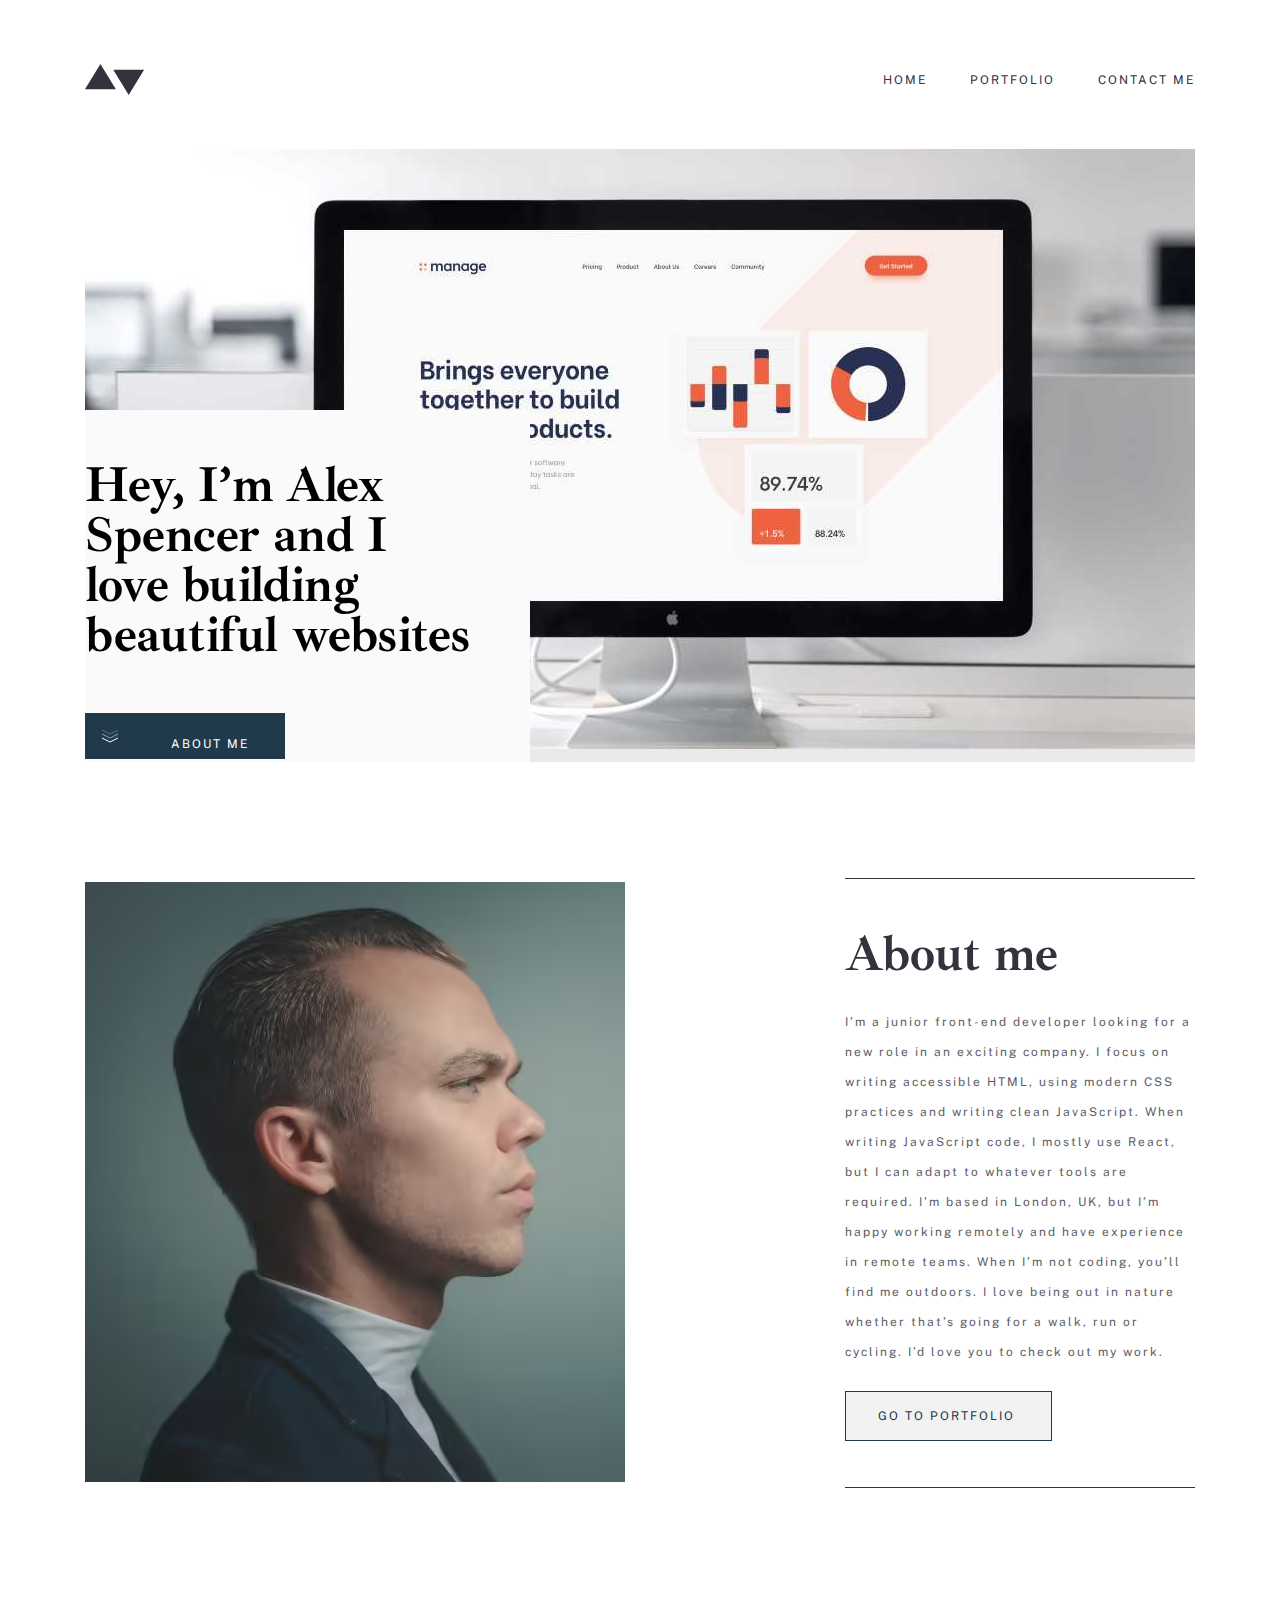
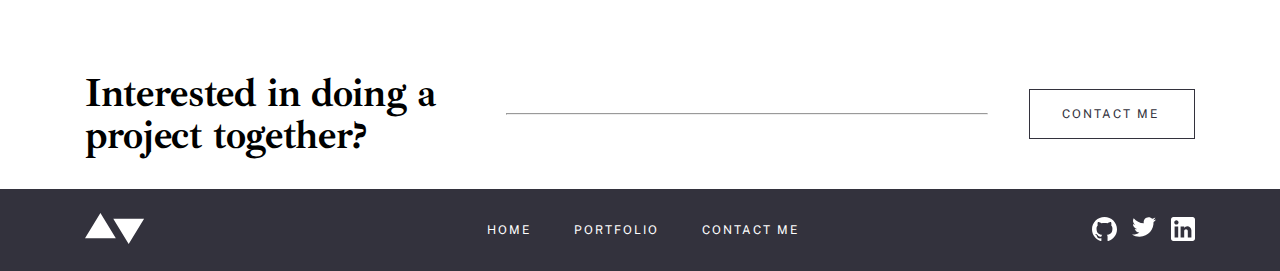
<file: index.html>
<!DOCTYPE html>
<html lang="en">
  <head>
    <meta charset="UTF-8" />
    <meta http-equiv="X-UA-Compatible" content="IE=edge" />
    <meta name="viewport" content="width=device-width, initial-scale=1.0" />
    <title>Exam</title>
    <link rel="stylesheet" href="./css/main.min.css" />
  </head>
  <body>
    <div class="container">
      <header class="site-header site-header--active">
        <div class="site-header__container">
          <a class="site-header__logo" href="#">
            <img
              class="site-header__logo-img"
              src="./img/logo-img.svg"
              alt="site-logo"
              width="60"
              height="32"
            />
          </a>
          <nav class="site-nav site-header__nav">
            <ul class="site-nav__list">
              <li class="site-nav__item">
                <a class="site-nav__item-link" href="index.html"> Home</a>
              </li>
              <li class="site-nav__item">
                <a class="site-nav__item-link" href="#">Portfolio</a>
              </li>
              <li class="site-nav__item">
                <a class="site-nav__item-link" href="contact.html">Contact me</a>
              </li>
            </ul>
          </nav>
          <button class="nav-toggler site-header__nav-toggler  js-nav-toggler">
            <span class="nav-toggler__line nav-toggler__line--top"></span>
            <span class="nav-toggler__line nav-toggler__line--center"></span>
            <span class="nav-toggler__line nav-toggler__line--bottom"></span>
          </button>
        </div>
      </header>
      <main class="site-main">
        <h1 class="visually-hidden">building-websites</h1>
        <section class="site-hero">
          <h2 class="visually-hidden">building beautiful websites</h2>
          <div class="site-hero__wrapper">
            <p class="site-hero__wrapper-content">
              Hey, I’m Alex Spencer and I love building beautiful websites
            </p>
            <button class="site-hero__wrapper-button">
              <span class="site-hero__wrapper-inner">
                <img
                  class="site-hero__wrapper-img"
                  src="./img/button.svg"
                  alt="button"
                />
                <span class="site-hero__wrapper-text">
                  <a class="site-hero__wrapper-link" href="#section2"
                    >About me</a
                  >
                </span>
              </span>
            </button>
          </div>
        </section>
        <section id="section2" class="about-section">
            <picture class="about-section_img">
              <source
                media="(max-width: 375px)"
                srcset="./img/odam-mobile.webp"
              />
              <source
                media="(max-width: 375px)"
                srcset="./img/odam-mobile.jpg"
              />
              <source
                media="(max-width: 768px)"
                srcset="./img/odam-teblet.webp"
              />
              <source
                media="(max-width: 768px)"
                srcset="./img/odam-teblet.jpg"
              />
              <source srcset="./img/odamhd.avif" type="image/avif" />
              <source srcset="./img/odamhd.webp" type="image/webp" />
              <img
                class="about-section__img"
                src="./img/odam.jpg"
                srcset="/img/odam.jpg, img/odam@2x.jpg 2x"
                alt="man"
                width="540"
                height="600"
              />
            </picture>
            <div class="about-section__content">
              <h2 class="about-section__heading">About me</h2>
              <p class="about-section__desc">
                I’m a junior front-end developer looking for a new role in an
                exciting company. I focus on writing accessible HTML, using
                modern CSS practices and writing clean JavaScript. When writing
                JavaScript code, I mostly use React, but I can adapt to whatever
                tools are required. I’m based in London, UK, but I’m happy
                working remotely and have experience in remote teams. When I’m
                not coding, you’ll find me outdoors. I love being out in nature
                whether that’s going for a walk, run or cycling. I’d love you to
                check out my work.
              </p>
              <a href="#" class="about-section__link">Go to portfolio </a>
            </div>
        </section>
        <section class="ineresting-project">
          <div class="ineresting-project__wrapper">
            <h2 class="ineresting-project__title">
              Interested in doing a project together?
            </h2>
            <hr class="ineresting-project__line" />
            <a class="ineresting-project__link" href="contact.html"
              >Contact me</a
            >
          </div>
        </section>
      </main>
    </div>
    <footer class="site-footer">
      <div class="site-footer__wrapper container">
        <a class="site-logo" href="#">
          <img
            class="site-logo__img"
            src="./img/logo-img-white.svg"
            alt="white-logo"
            width="60"
            height="32"
          />
        </a>
        <nav class="site-footer__nav">
          <ul class="site-footer__nav-list">
            <li class="site-footer__nav-item">
              <a class="site-footer__nav-item-link" href="index.html">Home</a>
            </li>
            <li class="site-footer__nav-item">
              <a class="site-footer__nav-item-link" href="#">Portfolio</a>
            </li>
            <li class="site-nav__item">
              <a class="site-footer__nav-item-link" href="contact.html"
                >Contact me</a
              >
            </li>
          </ul>
        </nav>
        <ul class="site-footer__list">
          <li class="site-footer__item">
            <a
              class="site-footer__item-link"
              href="https://www.github.com/"
              target="_blank"
            >
              <svg
                width="25"
                height="24"
                viewBox="0 0 25 24"
                fill="currentColor"
                xmlns="http://www.w3.org/2000/svg"
              >
                <path
                  d="M12.5 0C5.59375 0 0 5.50948 0 12.3045C0 17.742 3.58125 22.3531 8.54688 23.9788C9.17188 24.0946 9.40104 23.7137 9.40104 23.3871C9.40104 23.095 9.39062 22.3207 9.38542 21.295C5.90833 22.0369 5.175 19.6442 5.175 19.6442C4.60625 18.2241 3.78437 17.8443 3.78437 17.8443C2.65208 17.0815 3.87188 17.0971 3.87188 17.0971C5.12708 17.1827 5.78646 18.3649 5.78646 18.3649C6.90104 20.2463 8.7125 19.7027 9.42708 19.3886C9.53958 18.5924 9.86146 18.0509 10.2188 17.743C7.44271 17.4352 4.525 16.3771 4.525 11.6628C4.525 10.3198 5.00937 9.22212 5.81146 8.36127C5.67083 8.05031 5.24896 6.7992 5.92083 5.10462C5.92083 5.10462 6.96771 4.77489 9.35833 6.36617C10.3583 6.09278 11.4208 5.95713 12.4833 5.95087C13.5458 5.95713 14.6083 6.09278 15.6083 6.36617C17.9833 4.77489 19.0302 5.10462 19.0302 5.10462C19.7021 6.7992 19.2802 8.05031 19.1552 8.36127C19.9521 9.22212 20.4365 10.3198 20.4365 11.6628C20.4365 16.3897 17.5146 17.43 14.7333 17.7326C15.1708 18.102 15.5771 18.8564 15.5771 20.0094C15.5771 21.656 15.5615 22.9791 15.5615 23.3788C15.5615 23.7012 15.7802 24.0862 16.4208 23.9631C21.4219 22.3478 25 17.7336 25 12.3045C25 5.50948 19.4031 0 12.5 0V0Z"
                  fill="currentColor"
                />
              </svg>
            </a>
          </li>
          <li class="site-footer__item">
            <a
              class="site-footer__item-link"
              href="https://twitter.com/"
              target="_blank"
            >
              <svg
                width="24"
                height="20"
                viewBox="0 0 24 20"
                fill="currentColor"
                xmlns="http://www.w3.org/2000/svg"
              >
                <path
                  d="M24 2.55699C23.117 2.94899 22.168 3.21299 21.172 3.33199C22.189 2.72299 22.97 1.75799 23.337 0.607986C22.386 1.17199 21.332 1.58199 20.21 1.80299C19.313 0.845986 18.032 0.247986 16.616 0.247986C13.437 0.247986 11.101 3.21399 11.819 6.29299C7.728 6.08799 4.1 4.12799 1.671 1.14899C0.381 3.36199 1.002 6.25699 3.194 7.72299C2.388 7.69699 1.628 7.47599 0.965 7.10699C0.911 9.38799 2.546 11.522 4.914 11.997C4.221 12.185 3.462 12.229 2.69 12.081C3.316 14.037 5.134 15.46 7.29 15.5C5.22 17.123 2.612 17.848 0 17.54C2.179 18.937 4.768 19.752 7.548 19.752C16.69 19.752 21.855 12.031 21.543 5.10599C22.505 4.41099 23.34 3.54399 24 2.55699Z"
                  fill="currentColor"
                />
              </svg>
            </a>
          </li>
          <li class="site-footer__item">
            <a
              class="site-footer__item-link"
              href="https://www.linkedin.com/"
              target="_blank"
            >
              <svg
                width="24"
                height="24"
                viewBox="0 0 24 24"
                fill="currentColor"
                xmlns="http://www.w3.org/2000/svg"
              >
                <path
                  fill-rule="evenodd"
                  clip-rule="evenodd"
                  d="M2.4 0H21.6C22.92 0 24 1.08 24 2.4V21.6C24 22.92 22.92 24 21.6 24H2.4C1.08 24 0 22.92 0 21.6V2.4C0 1.08 1.08 0 2.4 0ZM3.6 20.4H7.2V9.6H3.6V20.4ZM5.4 7.56C4.2 7.56 3.24 6.6 3.24 5.4C3.24 4.2 4.2 3.24 5.4 3.24C6.6 3.24 7.56 4.2 7.56 5.4C7.56 6.6 6.6 7.56 5.4 7.56ZM16.8 20.4H20.4V13.56C20.4 11.28 18.48 9.36 16.2 9.36C15.12 9.36 13.8 10.08 13.2 11.04V9.6H9.6V20.4H13.2V14.04C13.2 13.08 14.04 12.24 15 12.24C15.96 12.24 16.8 13.08 16.8 14.04V20.4Z"
                  fill="currentColor"
                />
              </svg>
            </a>
          </li>
        </ul>
      </div>
    </footer>
    <script src="js/main.js"></script>
  </body>
</html>
</file>
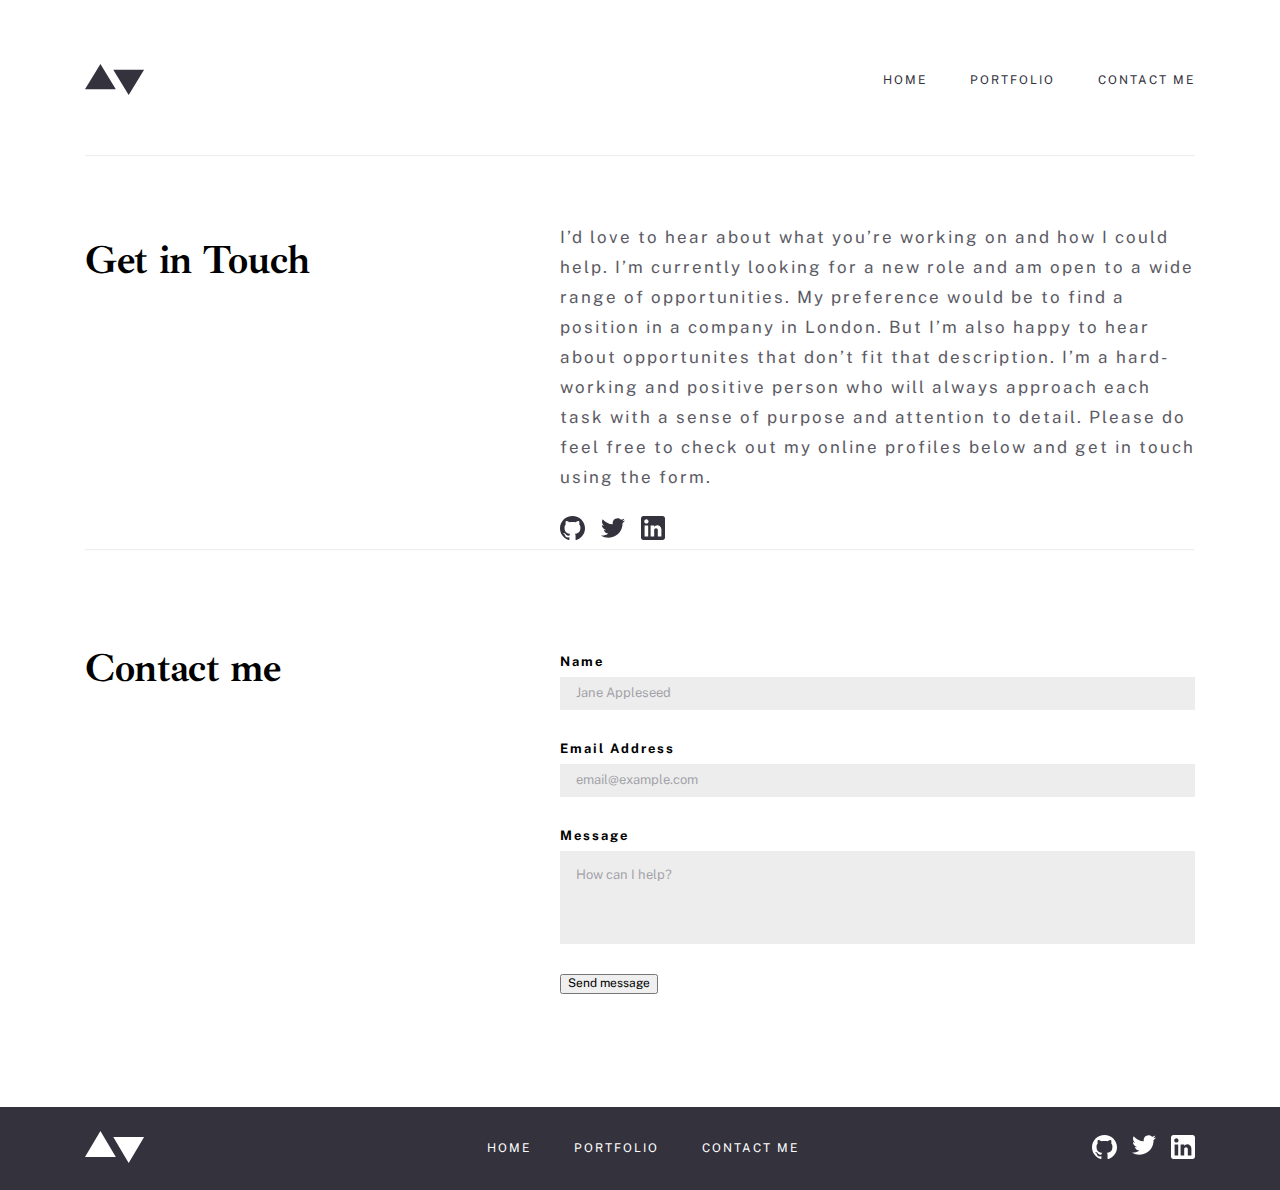
<file: contact.html>
<!DOCTYPE html>
<html lang="en">
<head>
    <meta charset="UTF-8">
    <meta http-equiv="X-UA-Compatible" content="IE=edge">
    <meta name="viewport" content="width=device-width, initial-scale=1.0">
    <title>Contact-me</title>
    <link rel="stylesheet" href="./css/main.min.css">
</head>
<body>
<div class="container">
    <header class="site-header site-header--active">
        <div class="site-header__container">
        <a class="site-header__logo" href="#" >
            <img class="site-header__logo-img" src="./img/logo-img.svg" alt="site-logo" width="60" height="32">
        </a>
        <nav class="site-header__nav site-nav">
            <ul class="site-nav__list">
                <li class="site-nav__item">
                   <a  class="site-nav__item-link" href="index.html"> Home</a>
                </li>
                <li class="site-nav__item">
                    <a class="site-nav__item-link" href="#">Portfolio</a>
                </li>
                <li class="site-nav__item">
                    <a class="site-nav__item-link" href="contact.html">Contact me</a>
            </li>
            </ul>
        </nav>
        <button class="site-header__nav-toggler nav-toggler">
            <span class="nav-toggler__line nav-toggler__line--top"></span>
            <span class="nav-toggler__line nav-toggler__line--center"></span>
            <span class="nav-toggler__line nav-toggler__line--bottom"></span>
        </button>
    </div>
</header>
<main class="site-main">
    <hr class="get-touch__hr">
    <div class="get-touch__wrapper">
        <h2 class="get-touch__heading">Get in Touch</h2>
        <div class="get-touch__right-wrapper">
            <p class="get-touch__desc">I’d love to hear about what you’re working on and how I could help. I’m currently looking for a new role and am open to a wide range of opportunities. My preference would be to find a position in a company in London. But I’m also happy to hear about opportunites that don’t fit that description. I’m a hard-working and positive person who will always approach each task with a sense of purpose and attention to detail. Please do feel free to check out my online profiles below and get in touch using the form.</p>
        
        <ul class="get-touch__social-list">
            <li class="get-touch__social-item">
                <a class="get-touch__social-link" href="https://www.github.com/" target="_blank">       
            <svg width="25" height="24" viewBox="0 0 25 24" fill="currentColor" xmlns="http://www.w3.org/2000/svg">
                <path d="M12.5 0C5.59375 0 0 5.50948 0 12.3045C0 17.742 3.58125 22.3531 8.54688 23.9788C9.17188 24.0946 9.40104 23.7137 9.40104 23.3871C9.40104 23.095 9.39062 22.3207 9.38542 21.295C5.90833 22.0369 5.175 19.6442 5.175 19.6442C4.60625 18.2241 3.78437 17.8443 3.78437 17.8443C2.65208 17.0815 3.87188 17.0971 3.87188 17.0971C5.12708 17.1827 5.78646 18.3649 5.78646 18.3649C6.90104 20.2463 8.7125 19.7027 9.42708 19.3886C9.53958 18.5924 9.86146 18.0509 10.2188 17.743C7.44271 17.4352 4.525 16.3771 4.525 11.6628C4.525 10.3198 5.00937 9.22212 5.81146 8.36127C5.67083 8.05031 5.24896 6.7992 5.92083 5.10462C5.92083 5.10462 6.96771 4.77489 9.35833 6.36617C10.3583 6.09278 11.4208 5.95713 12.4833 5.95087C13.5458 5.95713 14.6083 6.09278 15.6083 6.36617C17.9833 4.77489 19.0302 5.10462 19.0302 5.10462C19.7021 6.7992 19.2802 8.05031 19.1552 8.36127C19.9521 9.22212 20.4365 10.3198 20.4365 11.6628C20.4365 16.3897 17.5146 17.43 14.7333 17.7326C15.1708 18.102 15.5771 18.8564 15.5771 20.0094C15.5771 21.656 15.5615 22.9791 15.5615 23.3788C15.5615 23.7012 15.7802 24.0862 16.4208 23.9631C21.4219 22.3478 25 17.7336 25 12.3045C25 5.50948 19.4031 0 12.5 0V0Z" fill="currentColor"/>
            </svg>
                </a>
            </li>
            <li class="get-touch__social-item">
                <a class="get-touch__social-link" href="https://twitter.com/" target="_blank">
                    <svg width="24" height="20" viewBox="0 0 24 20" fill="currentColor" xmlns="http://www.w3.org/2000/svg">
                        <path d="M24 2.55699C23.117 2.94899 22.168 3.21299 21.172 3.33199C22.189 2.72299 22.97 1.75799 23.337 0.607986C22.386 1.17199 21.332 1.58199 20.21 1.80299C19.313 0.845986 18.032 0.247986 16.616 0.247986C13.437 0.247986 11.101 3.21399 11.819 6.29299C7.728 6.08799 4.1 4.12799 1.671 1.14899C0.381 3.36199 1.002 6.25699 3.194 7.72299C2.388 7.69699 1.628 7.47599 0.965 7.10699C0.911 9.38799 2.546 11.522 4.914 11.997C4.221 12.185 3.462 12.229 2.69 12.081C3.316 14.037 5.134 15.46 7.29 15.5C5.22 17.123 2.612 17.848 0 17.54C2.179 18.937 4.768 19.752 7.548 19.752C16.69 19.752 21.855 12.031 21.543 5.10599C22.505 4.41099 23.34 3.54399 24 2.55699Z" fill="currentColor"/>
                        </svg>                         
                </a>
            </li>
            <li class="get-touch__social-item">
                <a class="get-touch__social-link" href="https://www.linkedin.com/" target="_blank">
                    <svg width="24" height="24" viewBox="0 0 24 24" fill="currentColor" xmlns="http://www.w3.org/2000/svg">
                        <path fill-rule="evenodd" clip-rule="evenodd" d="M2.4 0H21.6C22.92 0 24 1.08 24 2.4V21.6C24 22.92 22.92 24 21.6 24H2.4C1.08 24 0 22.92 0 21.6V2.4C0 1.08 1.08 0 2.4 0ZM3.6 20.4H7.2V9.6H3.6V20.4ZM5.4 7.56C4.2 7.56 3.24 6.6 3.24 5.4C3.24 4.2 4.2 3.24 5.4 3.24C6.6 3.24 7.56 4.2 7.56 5.4C7.56 6.6 6.6 7.56 5.4 7.56ZM16.8 20.4H20.4V13.56C20.4 11.28 18.48 9.36 16.2 9.36C15.12 9.36 13.8 10.08 13.2 11.04V9.6H9.6V20.4H13.2V14.04C13.2 13.08 14.04 12.24 15 12.24C15.96 12.24 16.8 13.08 16.8 14.04V20.4Z" fill="currentColor"/>
                        </svg>                     
                </a>
            </li>
        </ul>
    </div>
    </div>
    <section class="contact-me">
        <hr class="contact-me__hr">
        <div class="contact-me__wrapper">
            <h2 class="contact-me__heading">
                Contact me
            </h2>
            <form class="contact-me__form" action="https://echo.htmlacademy.ru/" method="post">
                <label class="contact-me__form-label">
                  Name
                  <input class="contact-me__form-input" type="text" name="name"  required placeholder="Jane Appleseed">
                </label>
                <label class="contact-me__form-label">
                  Email Address
                  <input class="contact-me__form-input contact-me__form-email" type="email" name="email"  placeholder="email@example.com" required>
                </label>
                <p class="contact-me__form-error">This field is required</p>
                <label class="contact-me__form-label">
                  Message
                  <textarea class="contact-me__form-input" name="message" cols="60" rows="5" placeholder="How can I help?"></textarea>
                </label>
                <button class="contact-me__form-button">
                    Send message
                </button>
            </form>
        </div>
    </section>
</main>
</div>
<footer class="site-footer">
    <div class=" site-footer__wrapper container">
    <a class="site-logo" href="#">
        <img  class="site-logo__img" src="./img/logo-img-white.svg" alt="white-logo" width="60" height="32">
    </a>
    <nav class="site-footer__nav">
      <ul class="site-footer__nav-list">
        <li class="site-footer__nav-item ">
          <a class="site-footer__nav-item-link" href="index.html">Home</a>
        </li>
        <li class="site-footer__nav-item">
          <a class="site-footer__nav-item-link" href="#">Portfolio</a>
        </li>
        <li class="site-nav__item">
          <a class="site-footer__nav-item-link" href="contact.html">Contact me</a>
        </li>
      </ul>
    </nav>
    <ul class="site-footer__list">
        <li class="site-footer__item">
            <a class="site-footer__item-link" href="https://www.github.com/" target="_blank">       
        <svg width="25" height="24" viewBox="0 0 25 24" fill="currentColor" xmlns="http://www.w3.org/2000/svg">
            <path d="M12.5 0C5.59375 0 0 5.50948 0 12.3045C0 17.742 3.58125 22.3531 8.54688 23.9788C9.17188 24.0946 9.40104 23.7137 9.40104 23.3871C9.40104 23.095 9.39062 22.3207 9.38542 21.295C5.90833 22.0369 5.175 19.6442 5.175 19.6442C4.60625 18.2241 3.78437 17.8443 3.78437 17.8443C2.65208 17.0815 3.87188 17.0971 3.87188 17.0971C5.12708 17.1827 5.78646 18.3649 5.78646 18.3649C6.90104 20.2463 8.7125 19.7027 9.42708 19.3886C9.53958 18.5924 9.86146 18.0509 10.2188 17.743C7.44271 17.4352 4.525 16.3771 4.525 11.6628C4.525 10.3198 5.00937 9.22212 5.81146 8.36127C5.67083 8.05031 5.24896 6.7992 5.92083 5.10462C5.92083 5.10462 6.96771 4.77489 9.35833 6.36617C10.3583 6.09278 11.4208 5.95713 12.4833 5.95087C13.5458 5.95713 14.6083 6.09278 15.6083 6.36617C17.9833 4.77489 19.0302 5.10462 19.0302 5.10462C19.7021 6.7992 19.2802 8.05031 19.1552 8.36127C19.9521 9.22212 20.4365 10.3198 20.4365 11.6628C20.4365 16.3897 17.5146 17.43 14.7333 17.7326C15.1708 18.102 15.5771 18.8564 15.5771 20.0094C15.5771 21.656 15.5615 22.9791 15.5615 23.3788C15.5615 23.7012 15.7802 24.0862 16.4208 23.9631C21.4219 22.3478 25 17.7336 25 12.3045C25 5.50948 19.4031 0 12.5 0V0Z" fill="currentColor"/>
        </svg>
            </a>
        </li>
        <li class="site-footer__item">
            <a class="site-footer__item-link" href="https://twitter.com/" target="_blank">
                <svg width="24" height="20" viewBox="0 0 24 20" fill="currentColor" xmlns="http://www.w3.org/2000/svg">
                    <path d="M24 2.55699C23.117 2.94899 22.168 3.21299 21.172 3.33199C22.189 2.72299 22.97 1.75799 23.337 0.607986C22.386 1.17199 21.332 1.58199 20.21 1.80299C19.313 0.845986 18.032 0.247986 16.616 0.247986C13.437 0.247986 11.101 3.21399 11.819 6.29299C7.728 6.08799 4.1 4.12799 1.671 1.14899C0.381 3.36199 1.002 6.25699 3.194 7.72299C2.388 7.69699 1.628 7.47599 0.965 7.10699C0.911 9.38799 2.546 11.522 4.914 11.997C4.221 12.185 3.462 12.229 2.69 12.081C3.316 14.037 5.134 15.46 7.29 15.5C5.22 17.123 2.612 17.848 0 17.54C2.179 18.937 4.768 19.752 7.548 19.752C16.69 19.752 21.855 12.031 21.543 5.10599C22.505 4.41099 23.34 3.54399 24 2.55699Z" fill="currentColor"/>
                    </svg>                         
            </a>
        </li>
        <li class="site-footer__item">
            <a class="site-footer__item-link" href="https://www.linkedin.com/" target="_blank">
                <svg width="24" height="24" viewBox="0 0 24 24" fill="currentColor" xmlns="http://www.w3.org/2000/svg">
                    <path fill-rule="evenodd" clip-rule="evenodd" d="M2.4 0H21.6C22.92 0 24 1.08 24 2.4V21.6C24 22.92 22.92 24 21.6 24H2.4C1.08 24 0 22.92 0 21.6V2.4C0 1.08 1.08 0 2.4 0ZM3.6 20.4H7.2V9.6H3.6V20.4ZM5.4 7.56C4.2 7.56 3.24 6.6 3.24 5.4C3.24 4.2 4.2 3.24 5.4 3.24C6.6 3.24 7.56 4.2 7.56 5.4C7.56 6.6 6.6 7.56 5.4 7.56ZM16.8 20.4H20.4V13.56C20.4 11.28 18.48 9.36 16.2 9.36C15.12 9.36 13.8 10.08 13.2 11.04V9.6H9.6V20.4H13.2V14.04C13.2 13.08 14.04 12.24 15 12.24C15.96 12.24 16.8 13.08 16.8 14.04V20.4Z" fill="currentColor"/>
                    </svg>                     
            </a>
        </li>
    </ul>
</div>
</footer>
</body>
</html>
</file>
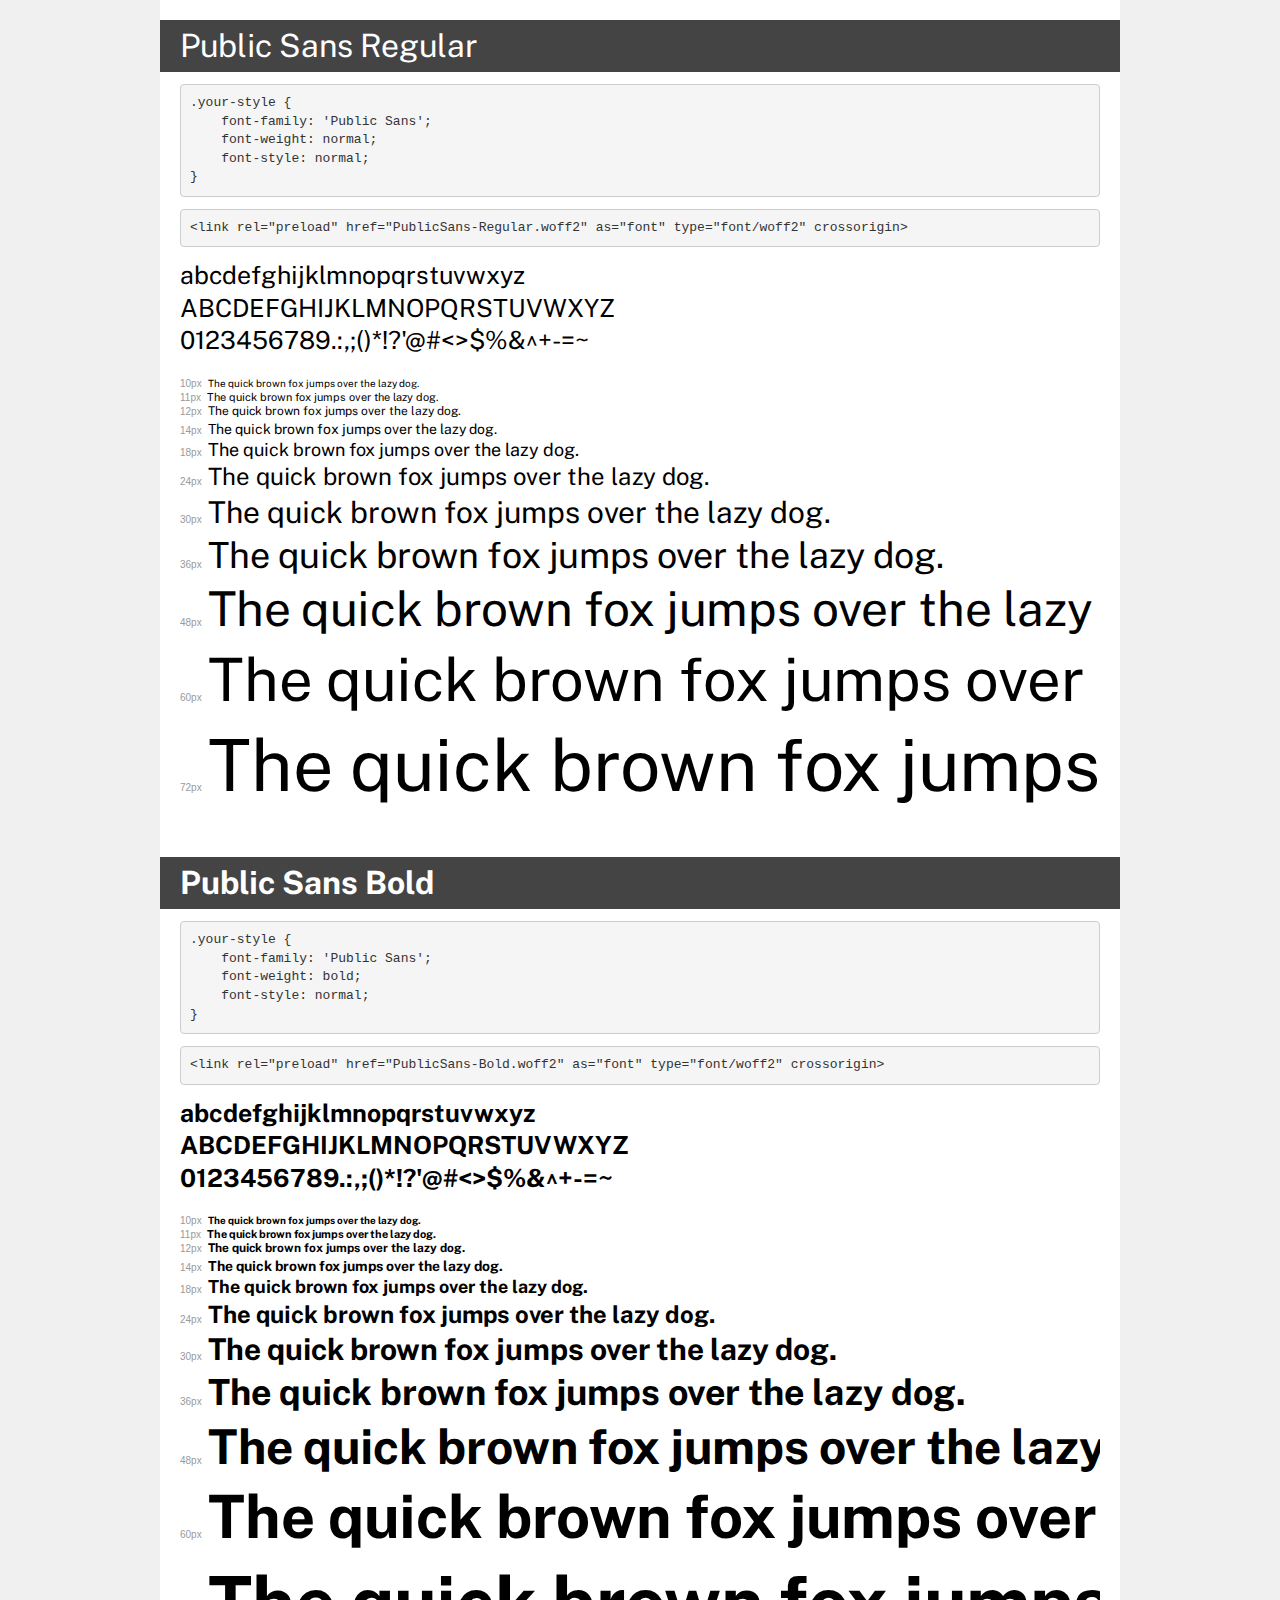
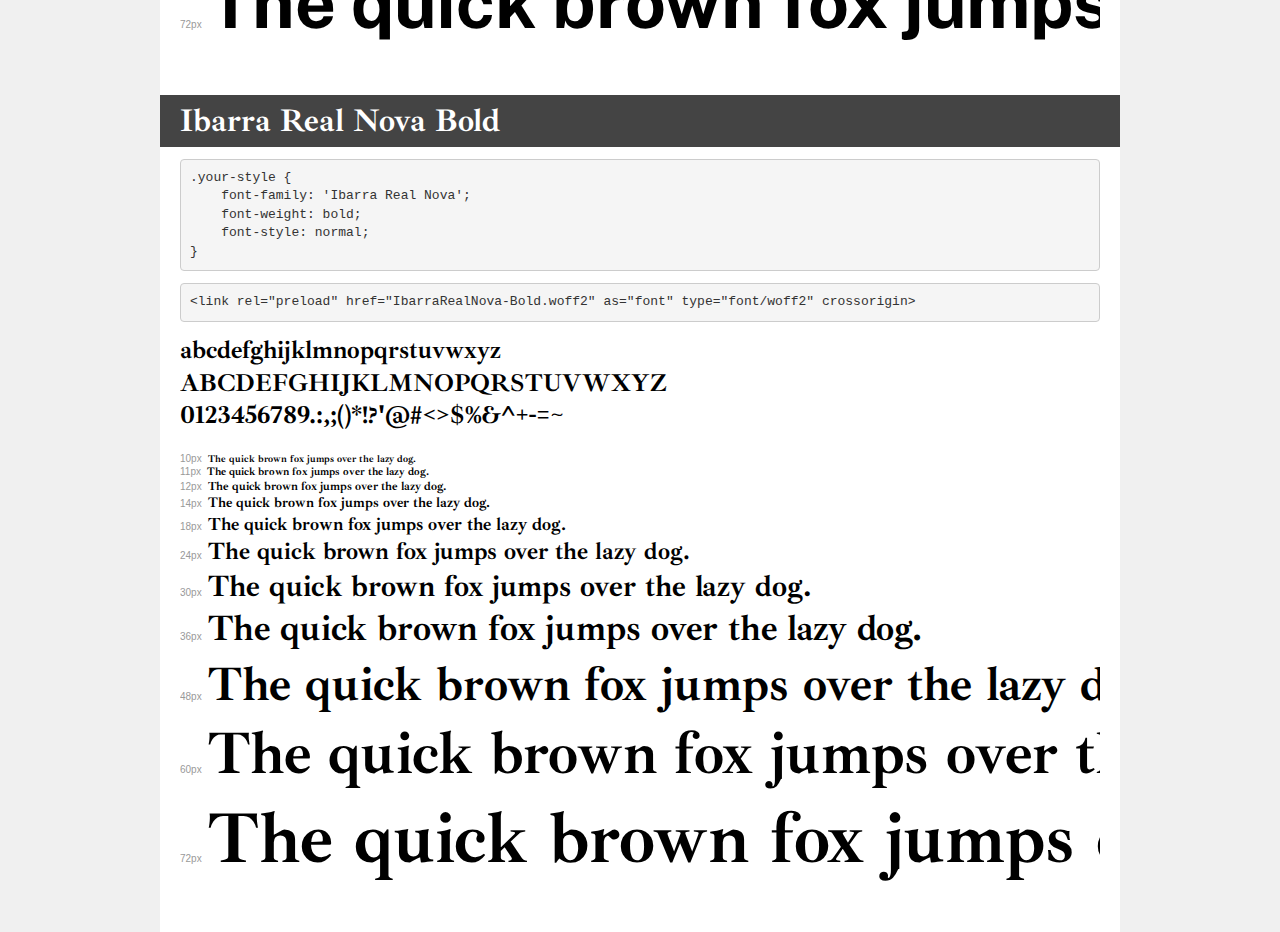
<file: fonts/demo.html>
<!DOCTYPE html>
<html lang="en">
<head>
    <meta charset="utf-8">
    <meta http-equiv="X-UA-Compatible" content="IE=edge">
    <meta name="viewport" content="width=device-width, initial-scale=1">
    <meta name="robots" content="noindex, noarchive">
    <meta name="format-detection" content="telephone=no">
    <title>Transfonter demo</title>
    <link href="stylesheet.css" rel="stylesheet">
    <style>
        /*
        http://meyerweb.com/eric/tools/css/reset/
        v2.0 | 20110126
        License: none (public domain)
        */
        html, body, div, span, applet, object, iframe,
        h1, h2, h3, h4, h5, h6, p, blockquote, pre,
        a, abbr, acronym, address, big, cite, code,
        del, dfn, em, img, ins, kbd, q, s, samp,
        small, strike, strong, sub, sup, tt, var,
        b, u, i, center,
        dl, dt, dd, ol, ul, li,
        fieldset, form, label, legend,
        table, caption, tbody, tfoot, thead, tr, th, td,
        article, aside, canvas, details, embed,
        figure, figcaption, footer, header, hgroup,
        menu, nav, output, ruby, section, summary,
        time, mark, audio, video {
            margin: 0;
            padding: 0;
            border: 0;
            font-size: 100%;
            font: inherit;
            vertical-align: baseline;
        }
        /* HTML5 display-role reset for older browsers */
        article, aside, details, figcaption, figure,
        footer, header, hgroup, menu, nav, section {
            display: block;
        }
        body {
            line-height: 1;
        }
        ol, ul {
            list-style: none;
        }
        blockquote, q {
            quotes: none;
        }
        blockquote:before, blockquote:after,
        q:before, q:after {
            content: '';
            content: none;
        }
        table {
            border-collapse: collapse;
            border-spacing: 0;
        }
        /* demo styles */
        body {
            background: #f0f0f0;
            color: #000;
        }
        .page {
            background: #fff;
            width: 920px;
            margin: 0 auto;
            padding: 20px 20px 0 20px;
            overflow: hidden;
        }
        .font-container {
            overflow-x: auto;
            overflow-y: hidden;
            margin-bottom: 40px;
            line-height: 1.3;
            white-space: nowrap;
            padding-bottom: 5px;
        }
        h1 {
            position: relative;
            background: #444;
            font-size: 32px;
            color: #fff;
            padding: 10px 20px;
            margin: 0 -20px 12px -20px;
        }
        .letters {
            font-size: 25px;
            margin-bottom: 20px;
        }
        .s10:before {
            content: '10px';
        }
        .s11:before {
            content: '11px';
        }
        .s12:before {
            content: '12px';
        }
        .s14:before {
            content: '14px';
        }
        .s18:before {
            content: '18px';
        }
        .s24:before {
            content: '24px';
        }
        .s30:before {
            content: '30px';
        }
        .s36:before {
            content: '36px';
        }
        .s48:before {
            content: '48px';
        }
        .s60:before {
            content: '60px';
        }
        .s72:before {
            content: '72px';
        }
        .s10:before, .s11:before, .s12:before, .s14:before,
        .s18:before, .s24:before, .s30:before, .s36:before,
        .s48:before, .s60:before, .s72:before {
            font-family: Arial, sans-serif;
            font-size: 10px;
            font-weight: normal;
            font-style: normal;
            color: #999;
            padding-right: 6px;
        }
        pre {
            display: block;
            padding: 9px;
            margin: 0 0 12px;
            font-family: Monaco, Menlo, Consolas, "Courier New", monospace;
            font-size: 13px;
            line-height: 1.428571429;
            color: #333;
            font-weight: normal;
            font-style: normal;
            background-color: #f5f5f5;
            border: 1px solid #ccc;
            overflow-x: auto;
            border-radius: 4px;
        }
        /* responsive */
        @media (max-width: 959px) {
            .page {
                width: auto;
                margin: 0;
            }
        }
    </style>
</head>
<body>
<div class="page">
    <div class="demo">
        <h1 style="font-family: 'Public Sans'; font-weight: normal; font-style: normal;">Public Sans Regular</h1>
        <pre title="Usage">.your-style {
    font-family: 'Public Sans';
    font-weight: normal;
    font-style: normal;
}</pre>
        <pre title="Preload (optional)">
&lt;link rel=&quot;preload&quot; href=&quot;PublicSans-Regular.woff2&quot; as=&quot;font&quot; type=&quot;font/woff2&quot; crossorigin&gt;</pre>
        <div class="font-container" style="font-family: 'Public Sans'; font-weight: normal; font-style: normal;">
            <p class="letters">
                abcdefghijklmnopqrstuvwxyz<br>
ABCDEFGHIJKLMNOPQRSTUVWXYZ<br>
                0123456789.:,;()*!?'@#&lt;&gt;$%&^+-=~
            </p>
            <p class="s10" style="font-size: 10px;">The quick brown fox jumps over the lazy dog.</p>
            <p class="s11" style="font-size: 11px;">The quick brown fox jumps over the lazy dog.</p>
            <p class="s12" style="font-size: 12px;">The quick brown fox jumps over the lazy dog.</p>
            <p class="s14" style="font-size: 14px;">The quick brown fox jumps over the lazy dog.</p>
            <p class="s18" style="font-size: 18px;">The quick brown fox jumps over the lazy dog.</p>
            <p class="s24" style="font-size: 24px;">The quick brown fox jumps over the lazy dog.</p>
            <p class="s30" style="font-size: 30px;">The quick brown fox jumps over the lazy dog.</p>
            <p class="s36" style="font-size: 36px;">The quick brown fox jumps over the lazy dog.</p>
            <p class="s48" style="font-size: 48px;">The quick brown fox jumps over the lazy dog.</p>
            <p class="s60" style="font-size: 60px;">The quick brown fox jumps over the lazy dog.</p>
            <p class="s72" style="font-size: 72px;">The quick brown fox jumps over the lazy dog.</p>
        </div>
    </div>

    <div class="demo">
        <h1 style="font-family: 'Public Sans'; font-weight: bold; font-style: normal;">Public Sans Bold</h1>
        <pre title="Usage">.your-style {
    font-family: 'Public Sans';
    font-weight: bold;
    font-style: normal;
}</pre>
        <pre title="Preload (optional)">
&lt;link rel=&quot;preload&quot; href=&quot;PublicSans-Bold.woff2&quot; as=&quot;font&quot; type=&quot;font/woff2&quot; crossorigin&gt;</pre>
        <div class="font-container" style="font-family: 'Public Sans'; font-weight: bold; font-style: normal;">
            <p class="letters">
                abcdefghijklmnopqrstuvwxyz<br>
ABCDEFGHIJKLMNOPQRSTUVWXYZ<br>
                0123456789.:,;()*!?'@#&lt;&gt;$%&^+-=~
            </p>
            <p class="s10" style="font-size: 10px;">The quick brown fox jumps over the lazy dog.</p>
            <p class="s11" style="font-size: 11px;">The quick brown fox jumps over the lazy dog.</p>
            <p class="s12" style="font-size: 12px;">The quick brown fox jumps over the lazy dog.</p>
            <p class="s14" style="font-size: 14px;">The quick brown fox jumps over the lazy dog.</p>
            <p class="s18" style="font-size: 18px;">The quick brown fox jumps over the lazy dog.</p>
            <p class="s24" style="font-size: 24px;">The quick brown fox jumps over the lazy dog.</p>
            <p class="s30" style="font-size: 30px;">The quick brown fox jumps over the lazy dog.</p>
            <p class="s36" style="font-size: 36px;">The quick brown fox jumps over the lazy dog.</p>
            <p class="s48" style="font-size: 48px;">The quick brown fox jumps over the lazy dog.</p>
            <p class="s60" style="font-size: 60px;">The quick brown fox jumps over the lazy dog.</p>
            <p class="s72" style="font-size: 72px;">The quick brown fox jumps over the lazy dog.</p>
        </div>
    </div>

    <div class="demo">
        <h1 style="font-family: 'Ibarra Real Nova'; font-weight: bold; font-style: normal;">Ibarra Real Nova Bold</h1>
        <pre title="Usage">.your-style {
    font-family: 'Ibarra Real Nova';
    font-weight: bold;
    font-style: normal;
}</pre>
        <pre title="Preload (optional)">
&lt;link rel=&quot;preload&quot; href=&quot;IbarraRealNova-Bold.woff2&quot; as=&quot;font&quot; type=&quot;font/woff2&quot; crossorigin&gt;</pre>
        <div class="font-container" style="font-family: 'Ibarra Real Nova'; font-weight: bold; font-style: normal;">
            <p class="letters">
                abcdefghijklmnopqrstuvwxyz<br>
ABCDEFGHIJKLMNOPQRSTUVWXYZ<br>
                0123456789.:,;()*!?'@#&lt;&gt;$%&^+-=~
            </p>
            <p class="s10" style="font-size: 10px;">The quick brown fox jumps over the lazy dog.</p>
            <p class="s11" style="font-size: 11px;">The quick brown fox jumps over the lazy dog.</p>
            <p class="s12" style="font-size: 12px;">The quick brown fox jumps over the lazy dog.</p>
            <p class="s14" style="font-size: 14px;">The quick brown fox jumps over the lazy dog.</p>
            <p class="s18" style="font-size: 18px;">The quick brown fox jumps over the lazy dog.</p>
            <p class="s24" style="font-size: 24px;">The quick brown fox jumps over the lazy dog.</p>
            <p class="s30" style="font-size: 30px;">The quick brown fox jumps over the lazy dog.</p>
            <p class="s36" style="font-size: 36px;">The quick brown fox jumps over the lazy dog.</p>
            <p class="s48" style="font-size: 48px;">The quick brown fox jumps over the lazy dog.</p>
            <p class="s60" style="font-size: 60px;">The quick brown fox jumps over the lazy dog.</p>
            <p class="s72" style="font-size: 72px;">The quick brown fox jumps over the lazy dog.</p>
        </div>
    </div>

</div>
</body>
</html>
</file>
<file: fonts/stylesheet.css>
@font-face {
    font-family: 'Public Sans';
    src: url('PublicSans-Regular.woff2') format('woff2'),
        url('PublicSans-Regular.woff') format('woff');
    font-weight: normal;
    font-style: normal;
    font-display: swap;
}

@font-face {
    font-family: 'Public Sans';
    src: url('PublicSans-Bold.woff2') format('woff2'),
        url('PublicSans-Bold.woff') format('woff');
    font-weight: bold;
    font-style: normal;
    font-display: swap;
}

@font-face {
    font-family: 'Ibarra Real Nova';
    src: url('IbarraRealNova-Bold.woff2') format('woff2'),
        url('IbarraRealNova-Bold.woff') format('woff');
    font-weight: bold;
    font-style: normal;
    font-display: swap;
}
</file>
<file: css/main.min.css>
/*! normalize.css v8.0.1 | MIT License | github.com/necolas/normalize.css */html{line-height:1.15;-webkit-text-size-adjust:100%}body{margin:0}main{display:block}h1{font-size:2em;margin:0.67em 0}hr{-webkit-box-sizing:content-box;box-sizing:content-box;height:0;overflow:visible}pre{font-family:monospace, monospace;font-size:1em}a{background-color:transparent}abbr[title]{border-bottom:none;text-decoration:underline;-webkit-text-decoration:underline dotted;text-decoration:underline dotted}b,strong{font-weight:bolder}code,kbd,samp{font-family:monospace, monospace;font-size:1em}small{font-size:80%}sub,sup{font-size:75%;line-height:0;position:relative;vertical-align:baseline}sub{bottom:-0.25em}sup{top:-0.5em}img{border-style:none}button,input,optgroup,select,textarea{font-family:inherit;font-size:100%;line-height:1.15;margin:0}button,input{overflow:visible}button,select{text-transform:none}button,[type="button"],[type="reset"],[type="submit"]{-webkit-appearance:button}button::-moz-focus-inner,[type="button"]::-moz-focus-inner,[type="reset"]::-moz-focus-inner,[type="submit"]::-moz-focus-inner{border-style:none;padding:0}button:-moz-focusring,[type="button"]:-moz-focusring,[type="reset"]:-moz-focusring,[type="submit"]:-moz-focusring{outline:1px dotted ButtonText}fieldset{padding:0.35em 0.75em 0.625em}legend{-webkit-box-sizing:border-box;box-sizing:border-box;color:inherit;display:table;max-width:100%;padding:0;white-space:normal}progress{vertical-align:baseline}textarea{overflow:auto}[type="checkbox"],[type="radio"]{-webkit-box-sizing:border-box;box-sizing:border-box;padding:0}[type="number"]::-webkit-inner-spin-button,[type="number"]::-webkit-outer-spin-button{height:auto}[type="search"]{-webkit-appearance:textfield;outline-offset:-2px}[type="search"]::-webkit-search-decoration{-webkit-appearance:none}::-webkit-file-upload-button{-webkit-appearance:button;font:inherit}details{display:block}summary{display:list-item}template{display:none}[hidden]{display:none}@font-face{font-family:'Public Sans';src:url("../fonts/PublicSans-Regular.woff2") format("woff2"),url("../fonts/PublicSans-Regular.woff") format("woff");font-weight:normal;font-style:normal;font-display:swap}@font-face{font-family:'Public Sans';src:url("../fonts/PublicSans-Bold.woff2") format("woff2"),url("../fonts/PublicSans-Bold.woff") format("woff");font-weight:bold;font-style:normal;font-display:swap}@font-face{font-family:'Ibarra Real Nova';src:url("../fonts/IbarraRealNova-Bold.woff2") format("woff2"),url("../fonts/IbarraRealNova-Bold.woff") format("woff");font-weight:bold;font-style:normal;font-display:swap}html{-webkit-box-sizing:border-box;box-sizing:border-box;height:100%;scroll-behavior:smooth}*,*::before,*::after{-webkit-box-sizing:inherit;box-sizing:inherit}body{display:-webkit-box;display:-ms-flexbox;display:flex;-webkit-box-orient:vertical;-webkit-box-direction:normal;-ms-flex-direction:column;flex-direction:column;height:100%;padding:0;margin:0;overflow-x:hidden;font-family:"Public Sans","Arial", sans-serif;font-weight:400;font-size:12px;line-height:14px;letter-spacing:2px;background-color:#fff}img{max-width:100%;height:auto}.container{width:100%;max-width:1150px;margin:0 auto;padding-left:20px;padding-right:20px}.visually-hidden{position:absolute;width:1px;height:1px;margin:-1px;border:0;padding:0;clip:rect(0 0 0 0);overflow:hidden}.site-nav__list{display:-webkit-box;display:-ms-flexbox;display:flex;-webkit-box-align:center;-ms-flex-align:center;align-items:center;margin:0;padding:0;list-style:none}.site-nav__item:not(:last-child){margin-right:43px}.site-nav__item-link{text-decoration:none;text-transform:uppercase;color:#33323D}.site-nav__item-link:hover{color:#5FB4A2}@media only screen and (max-width: 600px){.site-nav{display:none}.site-nav--open{z-index:5;display:block}.site-nav--open .site-nav__list{-webkit-box-orient:vertical;-webkit-box-direction:normal;-ms-flex-direction:column;flex-direction:column;top:100%;right:0;position:absolute;background-color:#33323D;padding:40px 60px}.site-nav__item:not(:last-child){margin-right:0;margin-bottom:32px}.site-nav__item .site-nav__item-link{color:#fff}}.nav-toggler{display:none;border:none;background-color:transparent}.nav-toggler__line{width:24px;height:1px;background-color:#33323D;display:block}.nav-toggler__line:not(:last-child){margin-bottom:5px}.nav-toggler--open .nav-toggler__line--top{-webkit-transform:translateY(3px) rotate(45deg);transform:translateY(3px) rotate(45deg)}.nav-toggler--open .nav-toggler__line--center{display:none}.nav-toggler--open .nav-toggler__line--bottom{-webkit-transform:translateY(-3px) rotate(-45deg);transform:translateY(-3px) rotate(-45deg)}.nav-toggler--open .nav-toggler__line{-webkit-transition:all 0.5s ease;transition:all 0.5s ease}@media only screen and (max-width: 600px){.nav-toggler{display:block}}.site-header{padding-top:64px;padding-bottom:54px}.site-header__container{display:-webkit-box;display:-ms-flexbox;display:flex;-webkit-box-pack:justify;-ms-flex-pack:justify;justify-content:space-between;-webkit-box-align:center;-ms-flex-align:center;align-items:center}.site-header__logo-img{display:block}@media only screen and (max-width: 600px){.site-header{padding-top:38px;padding-bottom:40px}}.site-hero{position:relative;z-index:1;padding-top:243px;padding-bottom:370px;background-image:url(../../img/site-hero-img.jpg);background-repeat:no-repeat;background-size:contain;background-color:#EAEAEB}@media only screen and (-webkit-min-device-pixel-ratio: 2), only screen and (min--moz-device-pixel-ratio: 2), only screen and (min-device-pixel-ratio: 2), only screen and (min-resolution: 192dpi), only screen and (min-resolution: 2dppx){background-image:url(../../img/site-hero-img@2x.jpg);background-repeat:no-repeat;background-size:cover}.site-hero__wrapper{position:absolute;z-index:1;max-width:445px;left:0;bottom:0;background-color:#FAFAFA}.site-hero__wrapper-content{max-width:390px;margin-right:55px;margin-bottom:53px;text-align:left;font-family:'Ibarra Real Nova';font-weight:700;font-size:50px;line-height:50px;letter-spacing:-0.446429px}.site-hero__wrapper-button{max-width:200px;background-color:#203A4C}.site-hero__wrapper-button-link{text-decoration:none;letter-spacing:2px;text-transform:uppercase;color:#fff}.site-hero__wrapper-button{padding:0;border:none;background-color:#203A4C;cursor:pointer}.site-hero__wrapper-button:hover{background-color:#5FB4A2}.site-hero__wrapper-inner{display:-webkit-box;display:-ms-flexbox;display:flex;-webkit-box-align:center;-ms-flex-align:center;align-items:center}.site-hero__wrapper-img{padding:16px}.site-hero__wrapper-text{width:152px;padding-top:17px}.site-hero__wrapper-link{letter-spacing:2px;text-transform:uppercase;text-decoration:none;color:#fff}@media only screen and (max-width: 700px){.site-hero{background-image:url(../../img/hero-tablet.jpg);background-repeat:no-repeat;background-size:contain}.site-hero__wrapper-content{margin-top:56px;margin-bottom:48px;margin-right:56px;font-size:40px;line-height:42px;letter-spacing:-0.357143px}}@media only screen and (max-width: 550px){.site-hero{background-image:url(../../img/hero-mobile.jpg);background-repeat:no-repeat;background-size:contain}.site-hero__wrapper-content{max-width:311px}}.about-section{padding-top:116px;padding-bottom:150px;display:-webkit-box;display:-ms-flexbox;display:flex;-webkit-box-align:center;-ms-flex-align:center;align-items:center;-webkit-box-pack:justify;-ms-flex-pack:justify;justify-content:space-between}.about-section__img{background-color:#33323D}.about-section__content{margin-left:0;text-align:left;max-width:350px;color:#33323D}.about-section__content::before{display:block;width:350px;height:1px;margin-bottom:50px;background-color:#33323D;content:''}.about-section__content::after{display:block;width:350px;height:1px;margin-top:46px;background-color:#33323D;content:''}.about-section__heading{font-family:'Ibarra Real Nova';font-weight:700;font-size:50px;line-height:50px;letter-spacing:-0.446429px;margin-bottom:28px}.about-section__desc{max-width:350px;margin-bottom:24px;font-family:'Public Sans';font-weight:400;font-size:12px;line-height:30px;opacity:0.8}.about-section__link{display:inline-block;padding:17px 36px 17px 32px;text-transform:uppercase;text-align:center;text-decoration:none;color:#203A4C;background-color:#F2F2F2;border:1px solid #203A4C;-webkit-box-sizing:border-box;box-sizing:border-box}.about-section__link:hover{color:#fff;background-color:#203A4C}.ineresting-project__wrapper{display:-webkit-box;display:-ms-flexbox;display:flex;-webkit-box-align:center;-ms-flex-align:center;align-items:center}.ineresting-project__title{max-width:400px;font-family:'Ibarra Real Nova';font-weight:700;font-size:40px;line-height:42px;letter-spacing:-0.357143px}.ineresting-project__line{width:100%;max-width:480px}.ineresting-project__link{margin-left:auto;padding:17px 35px 17px 32px;text-decoration:none;text-transform:uppercase;border:1px solid #33323D;color:#33323D}.ineresting-project__link:hover{color:#fff;background-color:#203A4C}@media only screen and (max-width: 1100px){.ineresting-project__line{width:113px}}@media only screen and (max-width: 743px){.ineresting-project__wrapper{-webkit-box-orient:vertical;-webkit-box-direction:normal;-ms-flex-direction:column;flex-direction:column;-webkit-box-align:center;-ms-flex-align:center;align-items:center;padding-bottom:80px}.ineresting-project__title{width:341px}.ineresting-project__line{position:absolute;width:1px;height:1px;margin:-1px;border:0;padding:0;clip:rect(0 0 0 0);overflow:hidden}.ineresting-project__link{margin:0}}.site-footer{display:-webkit-box;display:-ms-flexbox;display:flex;-webkit-box-pack:justify;-ms-flex-pack:justify;justify-content:space-between;-webkit-box-align:center;-ms-flex-align:center;align-items:center;padding-top:24px;padding-bottom:24px;background-color:#33323D}.site-footer__wrapper{display:-webkit-box;display:-ms-flexbox;display:flex;-webkit-box-pack:justify;-ms-flex-pack:justify;justify-content:space-between;-webkit-box-align:center;-ms-flex-align:center;align-items:center;color:#fff}.site-footer__list{display:-webkit-box;display:-ms-flexbox;display:flex;-ms-flex-wrap:wrap;flex-wrap:wrap;-webkit-box-pack:center;-ms-flex-pack:center;justify-content:center;margin:0;padding:0;list-style:none}.site-footer__nav{margin:0;margin-left:49px;color:#fff}.site-footer__nav-list{display:-webkit-box;display:-ms-flexbox;display:flex;margin:0;padding:0;list-style:none}.site-footer__nav-item:not(:last-child){margin-right:43px}.site-footer__nav-item-link{text-decoration:none;text-transform:uppercase;color:#fff}.site-footer__nav-item-link:hover{color:#5FB4A2}.site-footer__item:not(:last-child){margin-right:15px}.site-footer__item-link{color:#fff}.site-footer__item-link:hover path{fill:#FDD6BA}@media only screen and (max-width: 743px){.site-footer__nav{margin:0}.site-footer__wrapper{-webkit-box-orient:vertical;-webkit-box-direction:normal;-ms-flex-direction:column;flex-direction:column;-webkit-box-align:center;-ms-flex-align:center;align-items:center}.site-footer__nav-list{display:block;text-align:center;margin-top:20px;margin-bottom:20px}.site-footer__nav-item-link{font-size:12px;line-height:14px;letter-spacing:2px}.site-footer__nav-item:not(:last-child){margin-right:0px;margin-bottom:32px}}.get-touch__hr{margin-bottom:48px;background:#33323D;opacity:0.15}.get-touch__wrapper{display:-webkit-box;display:-ms-flexbox;display:flex;-webkit-box-align:start;-ms-flex-align:start;align-items:flex-start;-webkit-box-pack:justify;-ms-flex-pack:justify;justify-content:space-between}.get-touch__heading{max-width:350px;font-family:'Ibarra Real Nova';font-weight:700;font-size:40px;line-height:42px;letter-spacing:-0.357143px}.get-touch__right-wrapper{max-width:635px}.get-touch__desc{font-size:17px;line-height:30px;color:#33323D;opacity:0.8;margin-bottom:24px}.get-touch__social-list{display:-webkit-box;display:-ms-flexbox;display:flex;-webkit-box-align:center;-ms-flex-align:center;align-items:center;margin:0;padding:0;list-style:none}.get-touch__social-item:not(:last-child){margin-right:16px}.get-touch__social-link{color:#33323D}@media only screen and (max-width: 950px){.get-touch__wrapper{-webkit-box-orient:vertical;-webkit-box-direction:normal;-ms-flex-direction:column;flex-direction:column}.get-touch__heading{margin-bottom:24px}}.contact-me{padding-bottom:109px}.contact-me__hr{margin-bottom:48px;background:#33323D;opacity:0.15}.contact-me__wrapper{display:-webkit-box;display:-ms-flexbox;display:flex;-webkit-box-pack:justify;-ms-flex-pack:justify;justify-content:space-between;padding-top:48px}.contact-me__heading{margin:0;font-family:'Ibarra Real Nova';font-weight:700;font-size:40px;line-height:42px;letter-spacing:-0.357143px}.contact-me__form{max-width:635px;width:100%;position:relative}.contact-me__form-label{font-weight:700;font-size:13px;line-height:30px}.contact-me__form-input{width:100%;display:block;margin-bottom:24px;padding:9px 30px 9px 16px;resize:none;border:none;background-color:#33323d17}.contact-me__form-input::-webkit-input-placeholder{font-size:13px;line-height:30px;color:#33323D;opacity:0.4}.contact-me__form-input:-ms-input-placeholder{font-size:13px;line-height:30px;color:#33323D;opacity:0.4}.contact-me__form-input::-ms-input-placeholder{font-size:13px;line-height:30px;color:#33323D;opacity:0.4}.contact-me__form-input::placeholder{font-size:13px;line-height:30px;color:#33323D;opacity:0.4}.contact-me__form-email:not(:focus):not(:placeholder-shown):valid{border:1px solid #5FB4A2}.contact-me__form-email:not(:focus):not(:placeholder-shown):invalid{border:1px solid #F43030}.contact-me__form-email:not(:focus):not(:placeholder-shown):invalid+.contact-me__form-error{display:block}.contact-me__form-error{position:absolute;font-weight:700;font-size:10px;line-height:12px;display:none;top:145px;left:0;color:#F43030}.contact-me__form-btn{border:none;background-color:#33323D;padding:17px 24px;font-size:12px;line-height:14px;letter-spacing:2px;text-transform:uppercase;color:#fff}@media only screen and (max-width: 950px){.contact-me__wrapper{-webkit-box-orient:vertical;-webkit-box-direction:normal;-ms-flex-direction:column;flex-direction:column}.contact-me__heading{margin-bottom:32px}}
/*# sourceMappingURL=main.min.css.map */
</file>
